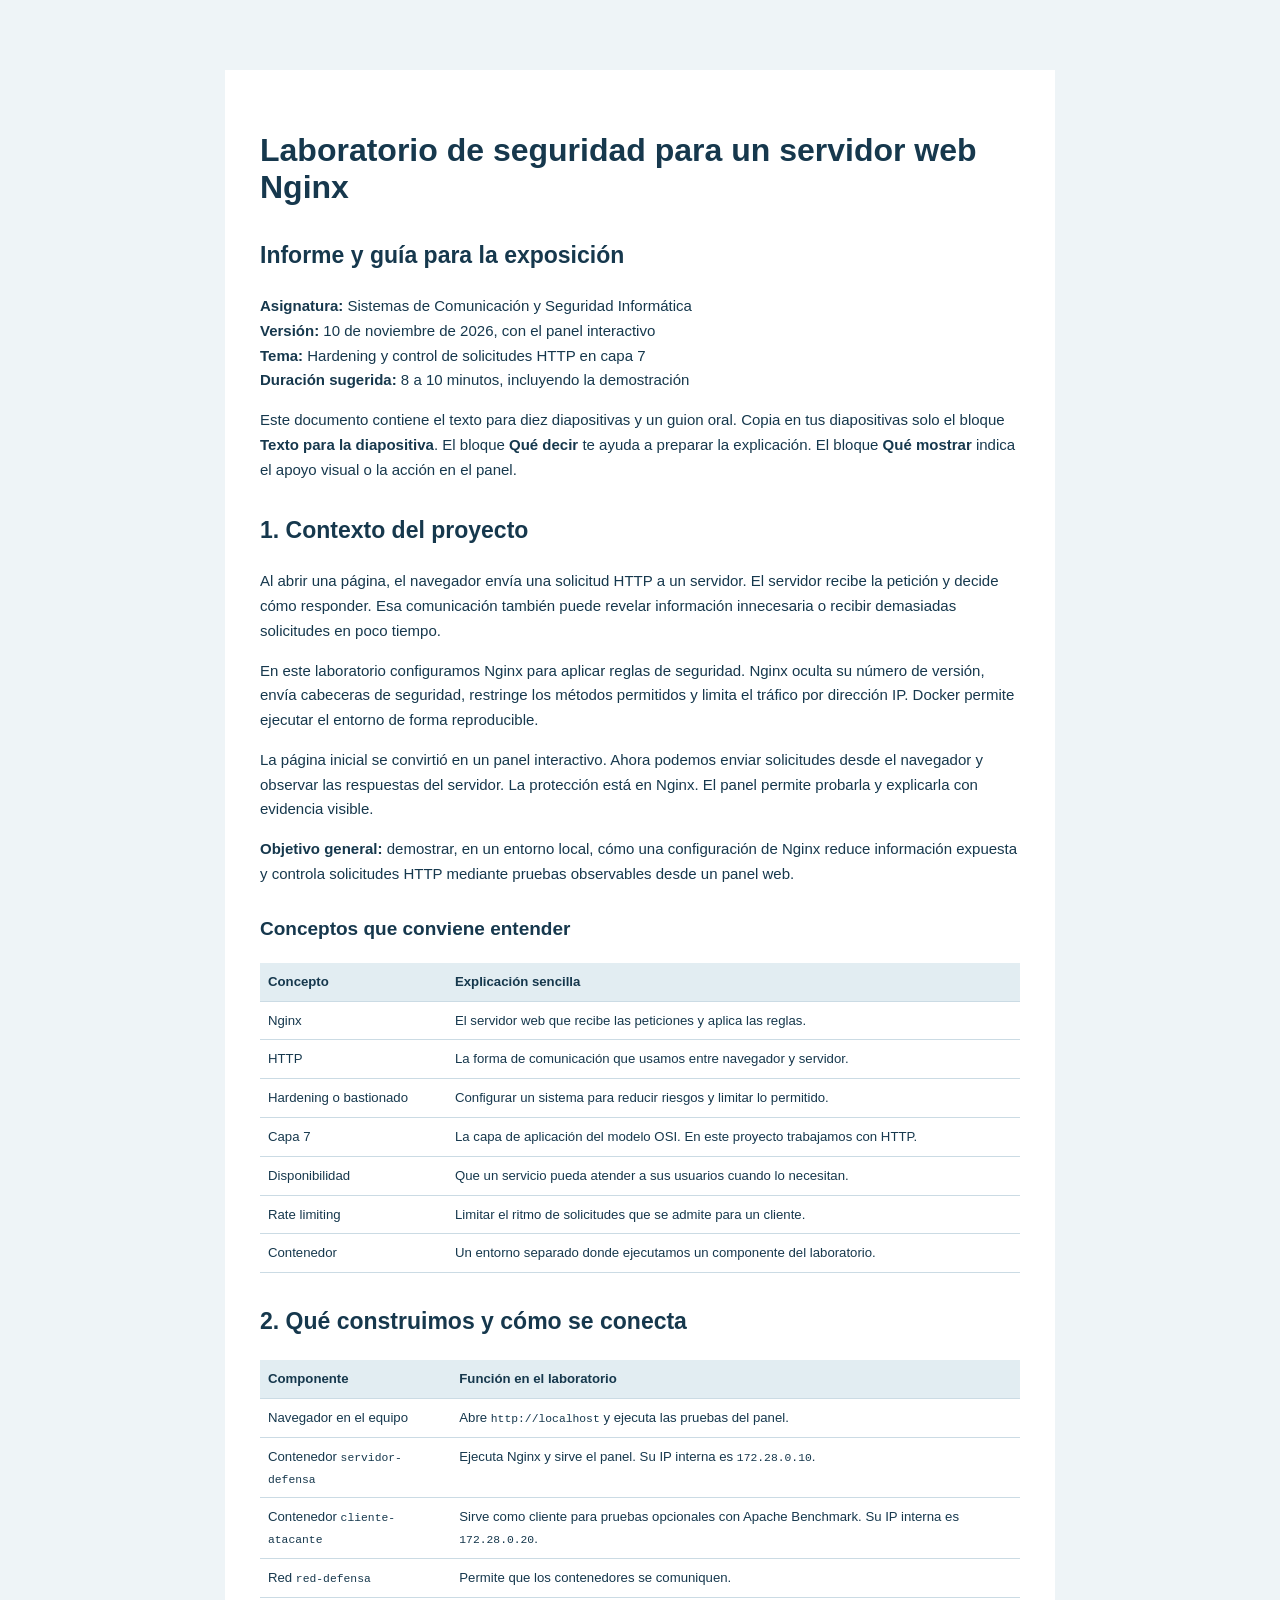
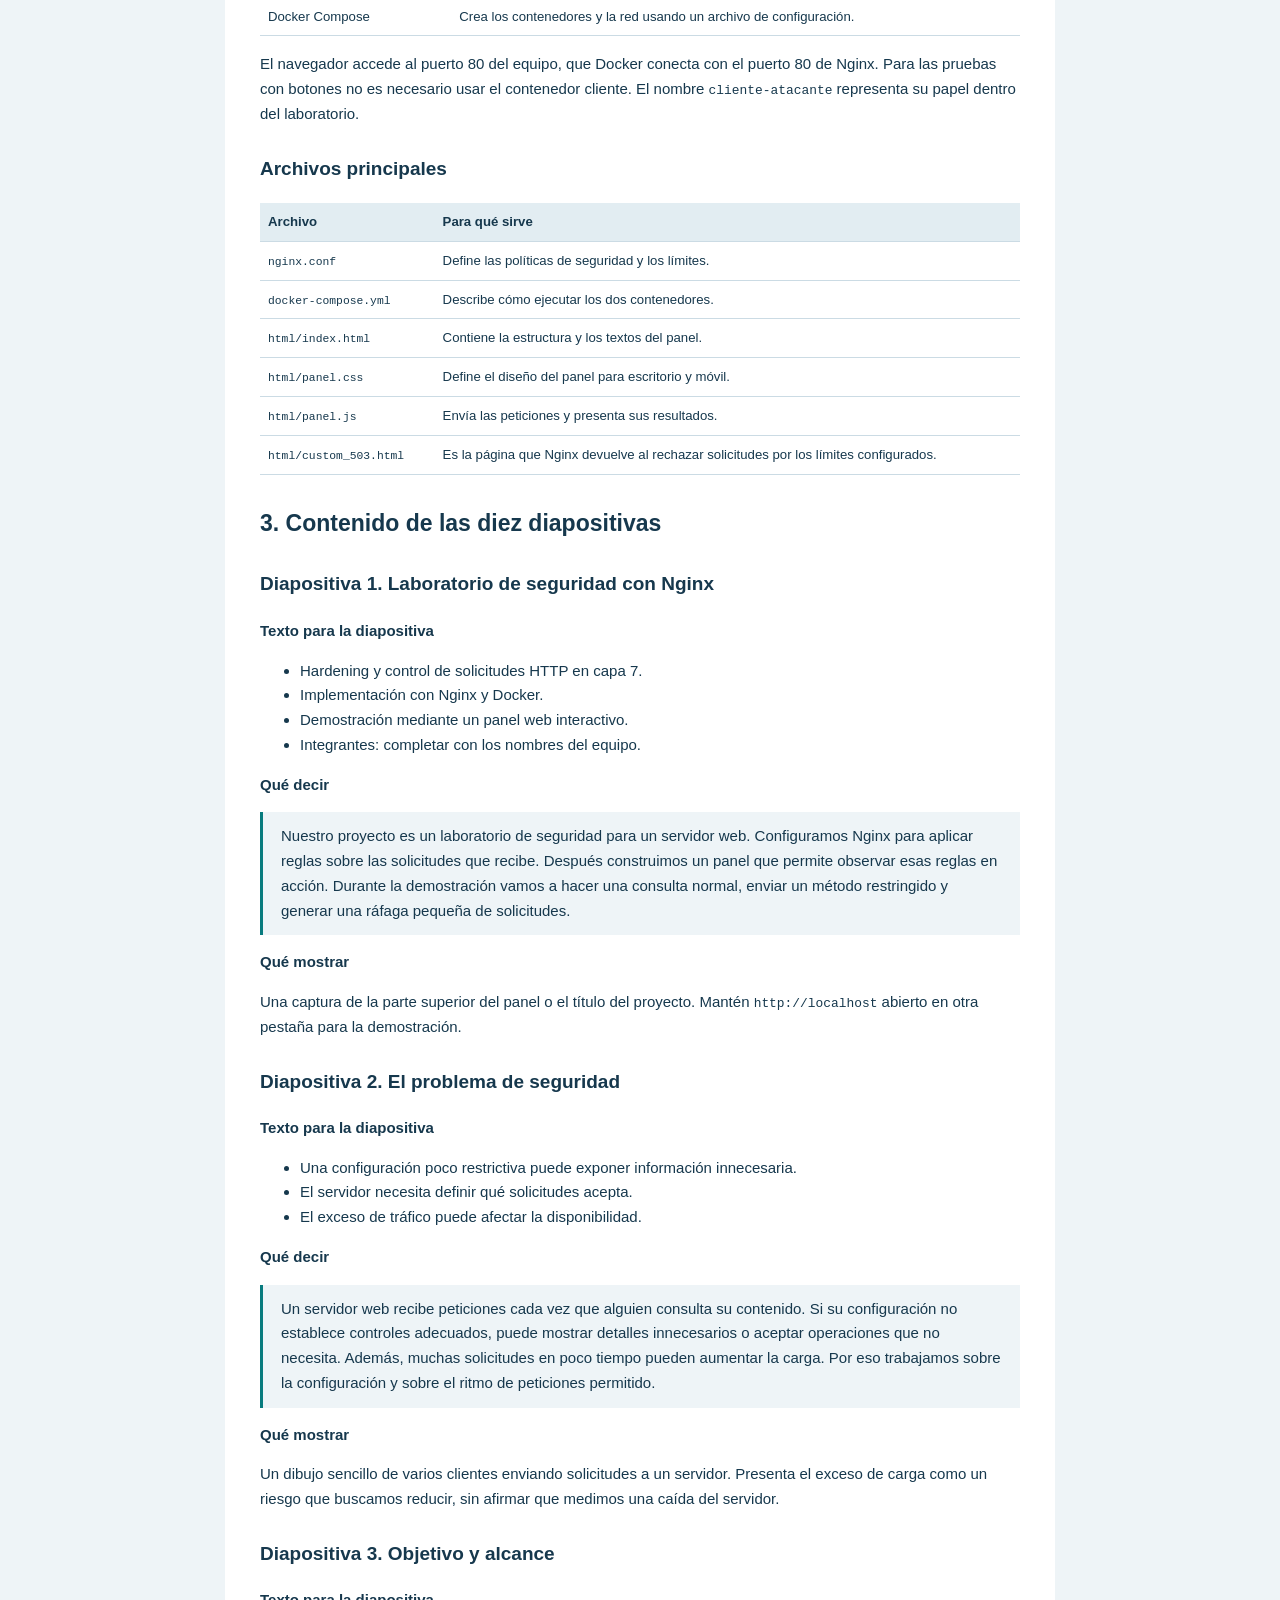
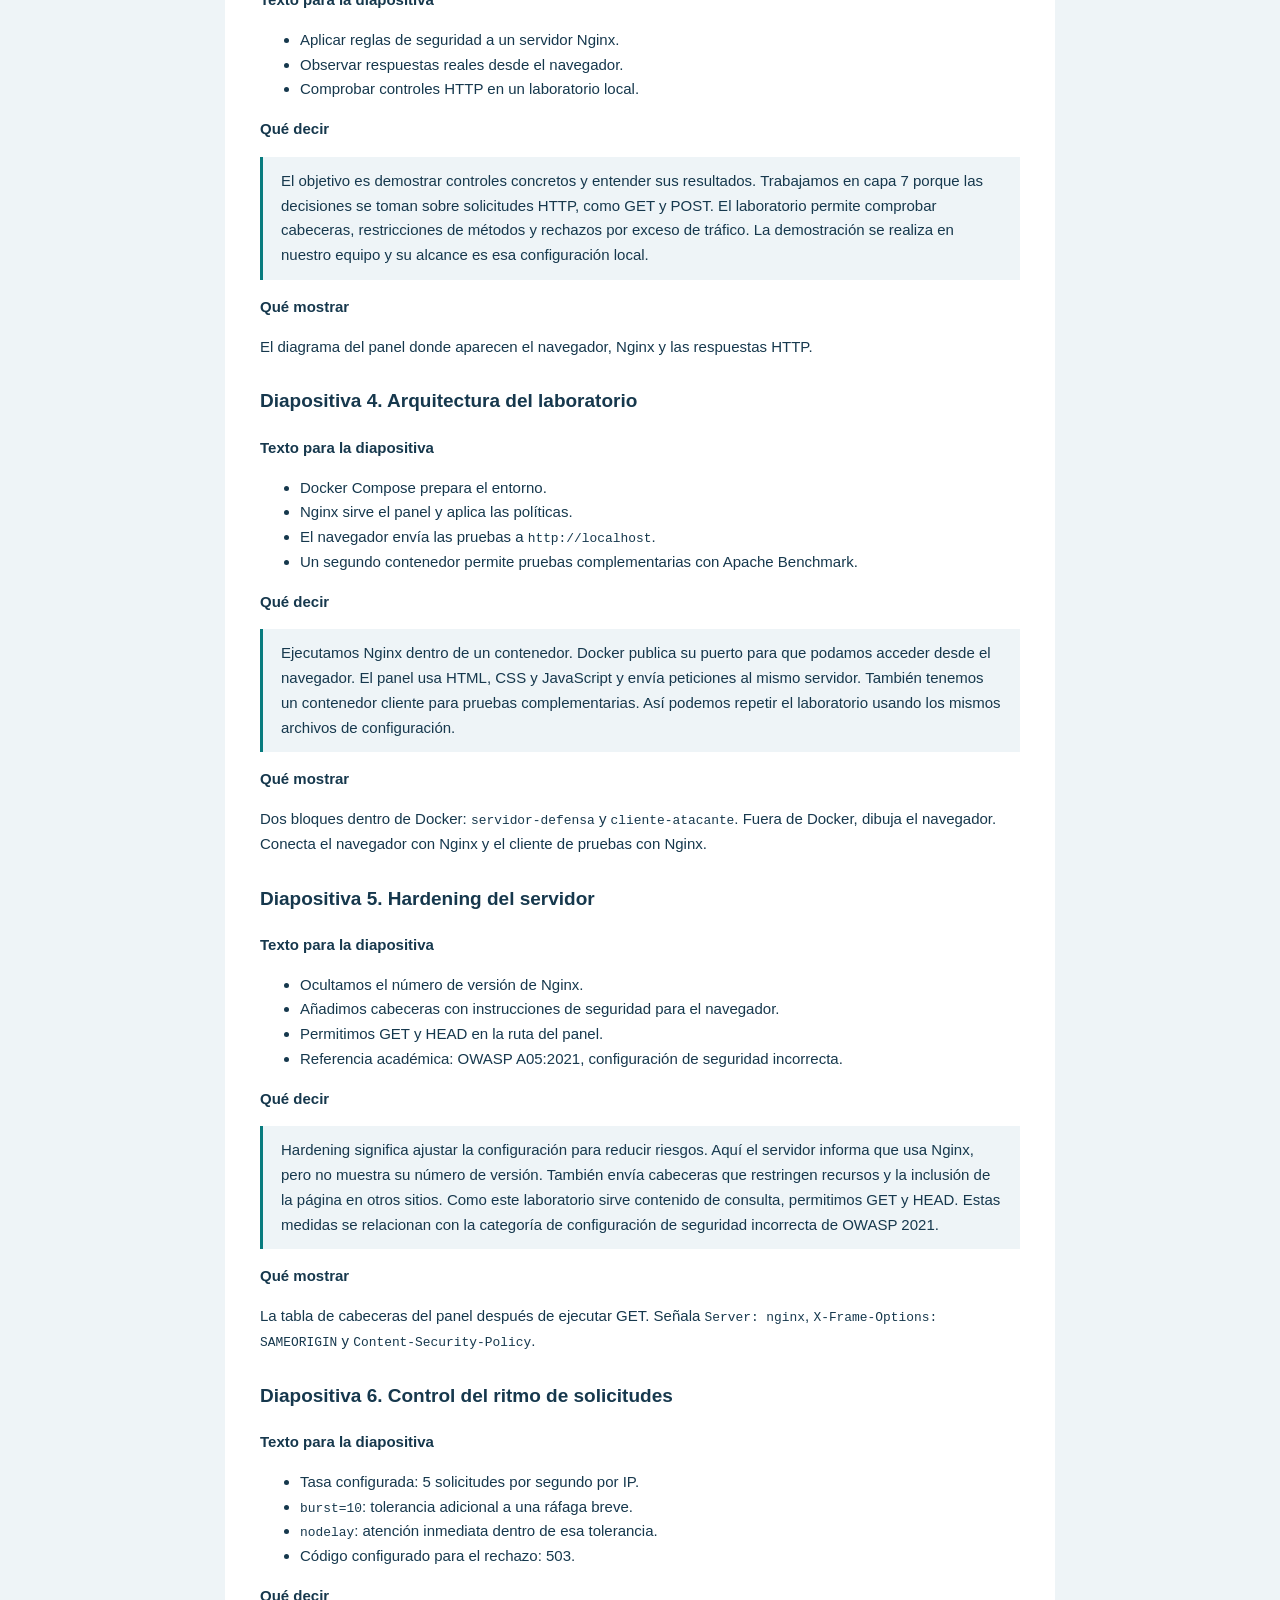
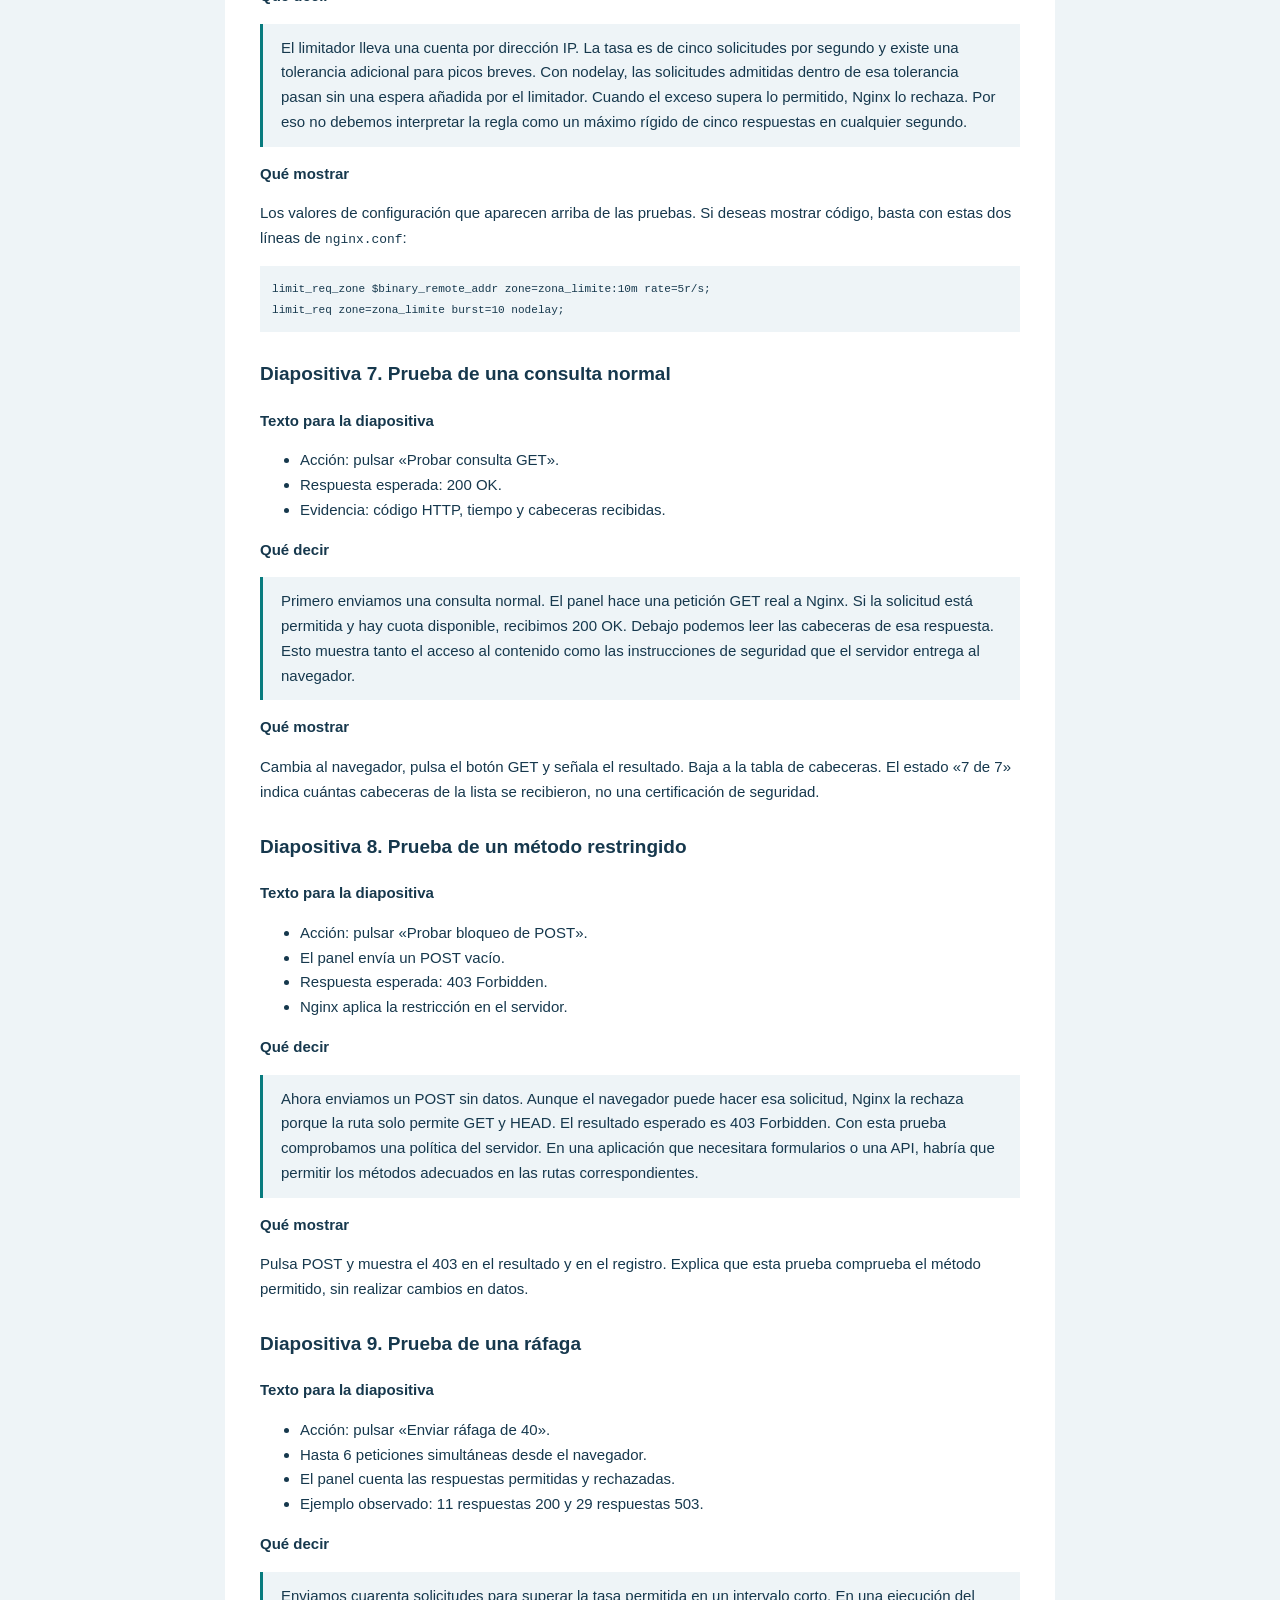
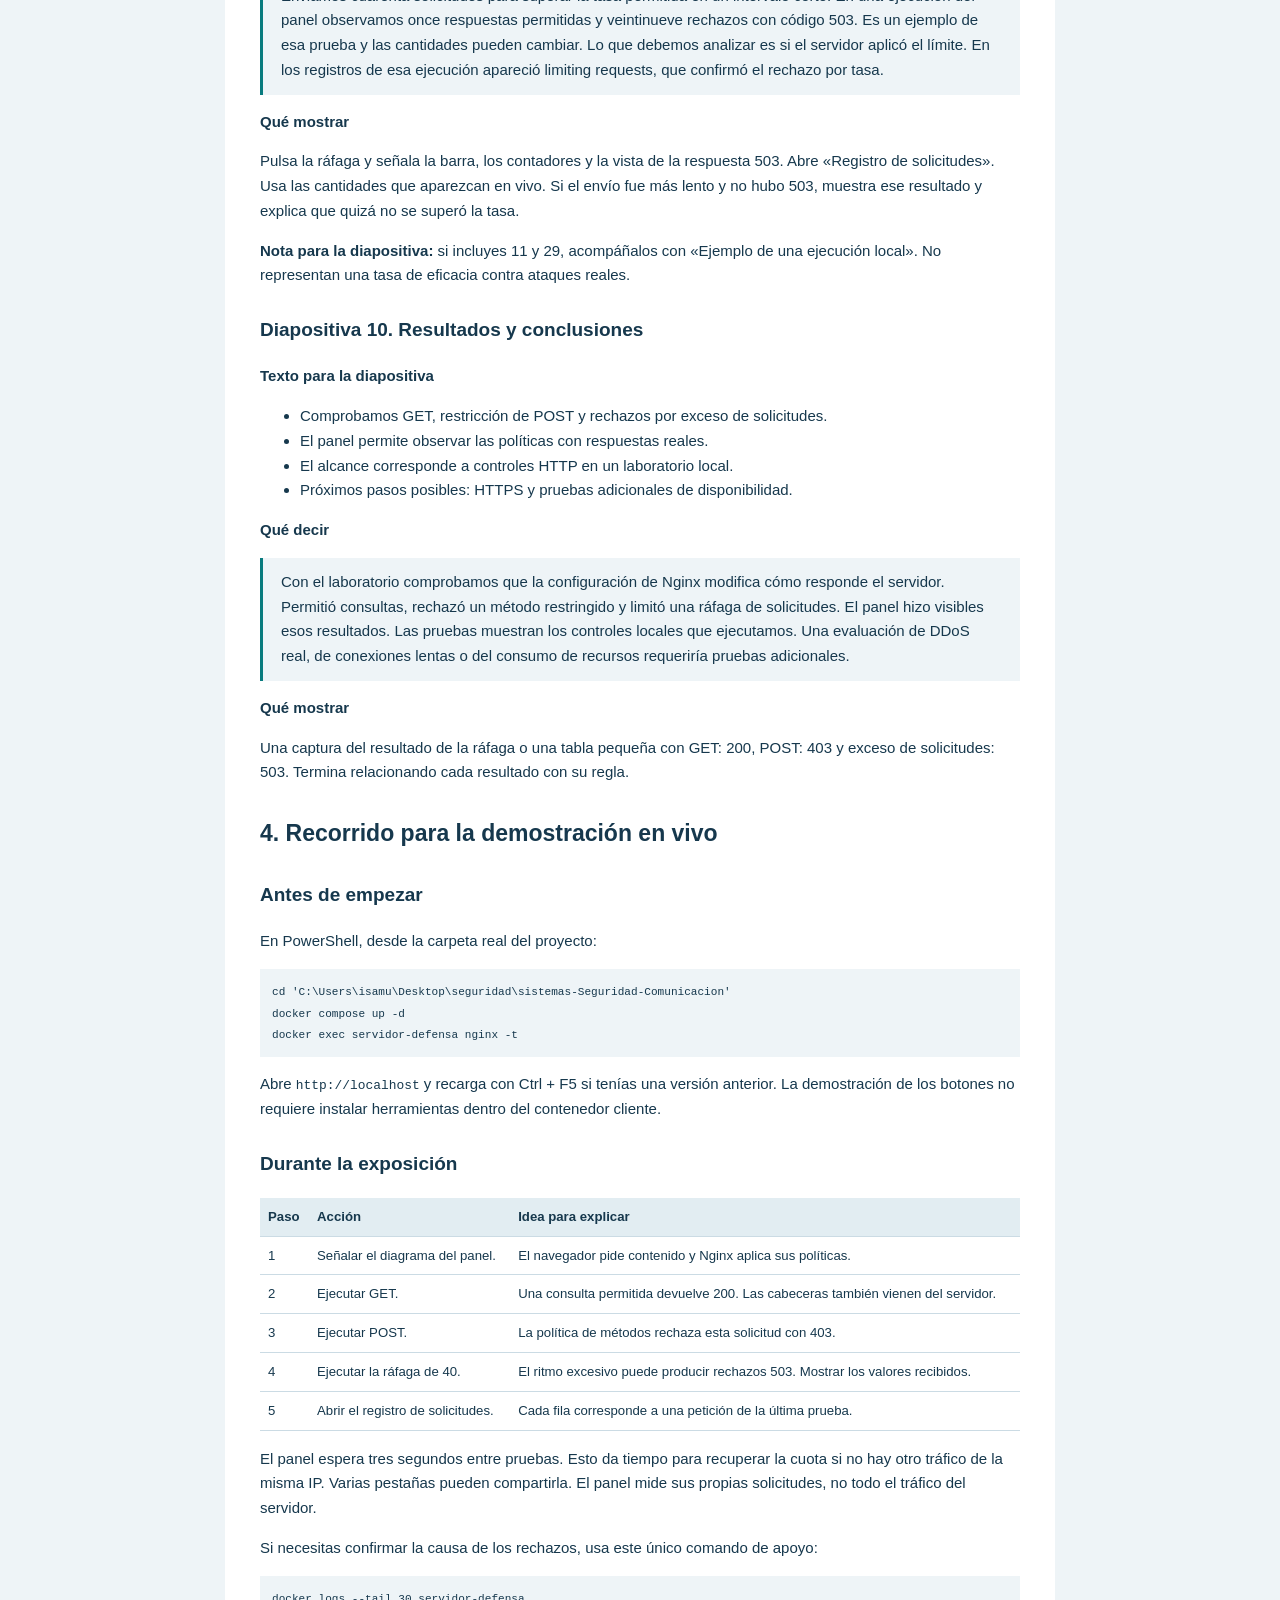
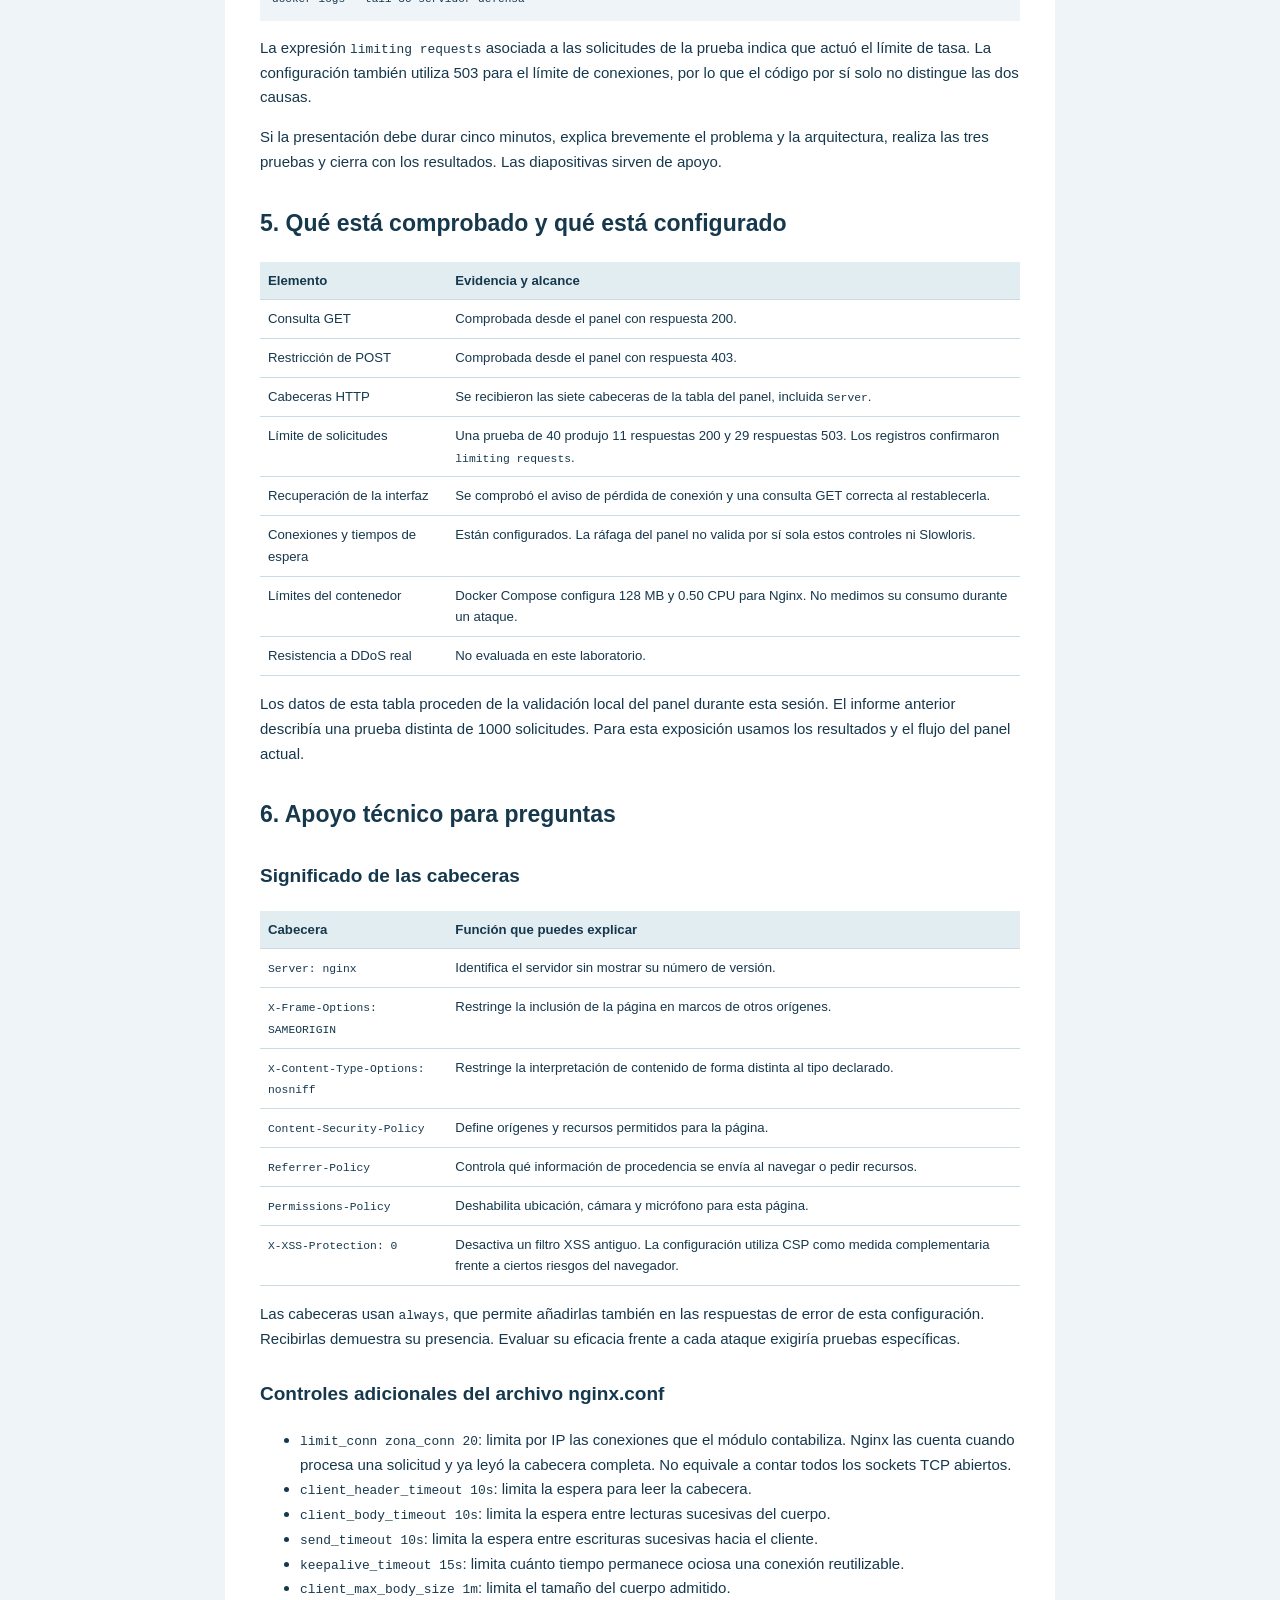
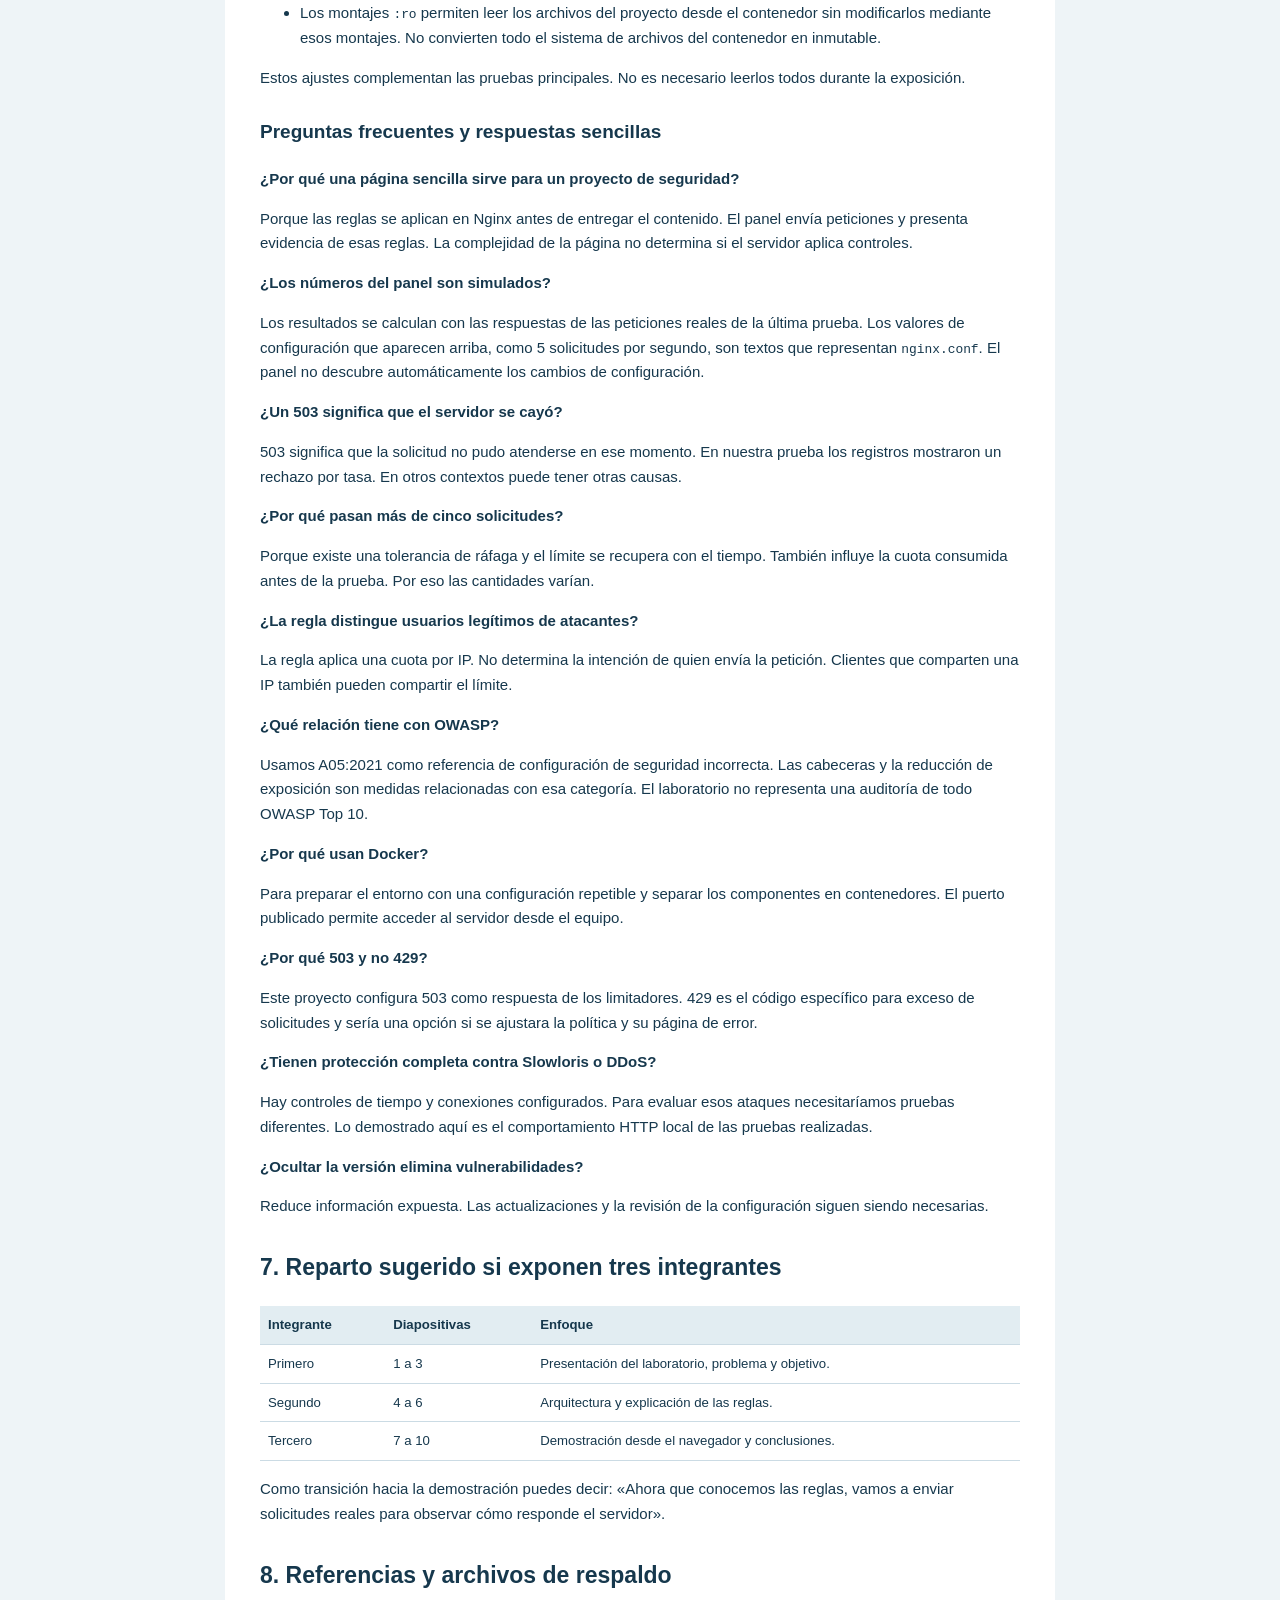
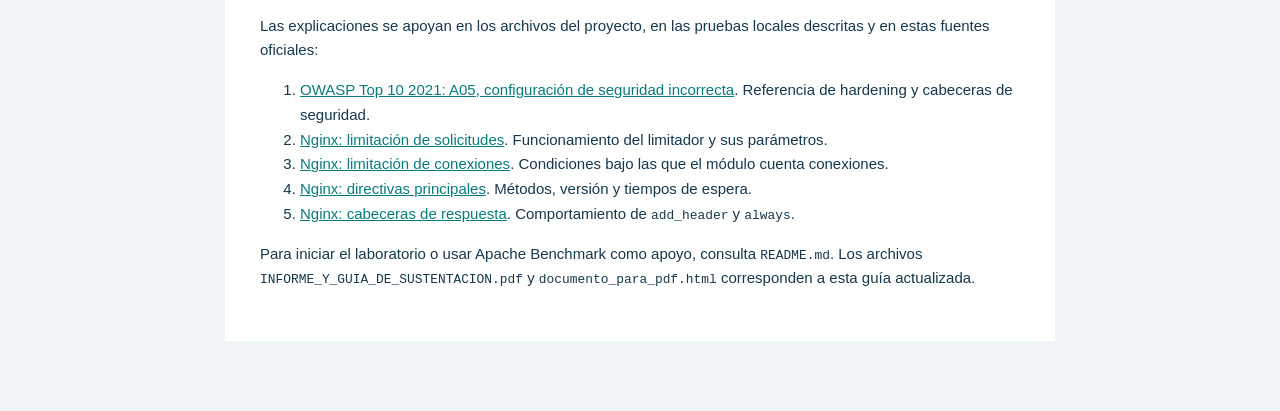
<file: documento_para_pdf.html>
<!DOCTYPE html>
<html lang="es"><head><meta charset="UTF-8"><meta name="viewport" content="width=device-width, initial-scale=1"><title>Guía para exponer el laboratorio Nginx</title><style>
@page { size: A4; margin: 18mm 17mm; @bottom-right { content: counter(page); } }
* { box-sizing: border-box; }
body { margin: 35px auto; max-width: 900px; padding: 35px; color: #16384d; background: #eef4f7; font: 15px/1.65 'Segoe UI', sans-serif; }
article { background: white; padding: 35px; }
h1 { font-size: 32px; line-height: 1.18; }
h2 { margin-top: 30px; font-size: 23px; }
h3 { margin-top: 26px; font-size: 19px; }
h1,h2,h3 { break-after: avoid; }
p,li { orphans: 3; widows: 3; }
blockquote { background: #eef4f7; border-left: 3px solid #087b7e; margin: 15px 0; padding: 12px 18px; }
blockquote p { margin: 0; }
code,pre { font-family: Consolas, monospace; font-size: .86em; }
pre { padding: 12px; background: #eef4f7; white-space: pre-wrap; overflow-wrap: anywhere; }
table { width: 100%; border-collapse: collapse; font-size: .88em; margin: 16px 0; }
th,td { text-align: left; vertical-align: top; padding: 8px; border-bottom: 1px solid #cbdbe4; }
th { background: #e2edf2; }
tr,blockquote,pre { break-inside: avoid; }
a { color: #087b7e; overflow-wrap: anywhere; }
@media print { body { margin: 0; max-width: none; padding: 0; background: white; font-size: 10pt; } article { padding: 0; } .slide-start { break-before: page; } }
</style></head><body><article><h1>Laboratorio de seguridad para un servidor web Nginx</h1>
<h2>Informe y guía para la exposición</h2>
<p><strong>Asignatura:</strong> Sistemas de Comunicación y Seguridad Informática<br>
<strong>Versión:</strong> 10 de noviembre de 2026, con el panel interactivo<br>
<strong>Tema:</strong> Hardening y control de solicitudes HTTP en capa 7<br>
<strong>Duración sugerida:</strong> 8 a 10 minutos, incluyendo la demostración</p>
<p>Este documento contiene el texto para diez diapositivas y un guion oral. Copia en tus diapositivas solo el bloque <strong>Texto para la diapositiva</strong>. El bloque <strong>Qué decir</strong> te ayuda a preparar la explicación. El bloque <strong>Qué mostrar</strong> indica el apoyo visual o la acción en el panel.</p>
<h2>1. Contexto del proyecto</h2>
<p>Al abrir una página, el navegador envía una solicitud HTTP a un servidor. El servidor recibe la petición y decide cómo responder. Esa comunicación también puede revelar información innecesaria o recibir demasiadas solicitudes en poco tiempo.</p>
<p>En este laboratorio configuramos Nginx para aplicar reglas de seguridad. Nginx oculta su número de versión, envía cabeceras de seguridad, restringe los métodos permitidos y limita el tráfico por dirección IP. Docker permite ejecutar el entorno de forma reproducible.</p>
<p>La página inicial se convirtió en un panel interactivo. Ahora podemos enviar solicitudes desde el navegador y observar las respuestas del servidor. La protección está en Nginx. El panel permite probarla y explicarla con evidencia visible.</p>
<p><strong>Objetivo general:</strong> demostrar, en un entorno local, cómo una configuración de Nginx reduce información expuesta y controla solicitudes HTTP mediante pruebas observables desde un panel web.</p>
<h3>Conceptos que conviene entender</h3>
<table>
<thead>
<tr>
<th>Concepto</th>
<th>Explicación sencilla</th>
</tr>
</thead>
<tbody>
<tr>
<td>Nginx</td>
<td>El servidor web que recibe las peticiones y aplica las reglas.</td>
</tr>
<tr>
<td>HTTP</td>
<td>La forma de comunicación que usamos entre navegador y servidor.</td>
</tr>
<tr>
<td>Hardening o bastionado</td>
<td>Configurar un sistema para reducir riesgos y limitar lo permitido.</td>
</tr>
<tr>
<td>Capa 7</td>
<td>La capa de aplicación del modelo OSI. En este proyecto trabajamos con HTTP.</td>
</tr>
<tr>
<td>Disponibilidad</td>
<td>Que un servicio pueda atender a sus usuarios cuando lo necesitan.</td>
</tr>
<tr>
<td>Rate limiting</td>
<td>Limitar el ritmo de solicitudes que se admite para un cliente.</td>
</tr>
<tr>
<td>Contenedor</td>
<td>Un entorno separado donde ejecutamos un componente del laboratorio.</td>
</tr>
</tbody>
</table>
<h2>2. Qué construimos y cómo se conecta</h2>
<table>
<thead>
<tr>
<th>Componente</th>
<th>Función en el laboratorio</th>
</tr>
</thead>
<tbody>
<tr>
<td>Navegador en el equipo</td>
<td>Abre <code>http://localhost</code> y ejecuta las pruebas del panel.</td>
</tr>
<tr>
<td>Contenedor <code>servidor-defensa</code></td>
<td>Ejecuta Nginx y sirve el panel. Su IP interna es <code>172.28.0.10</code>.</td>
</tr>
<tr>
<td>Contenedor <code>cliente-atacante</code></td>
<td>Sirve como cliente para pruebas opcionales con Apache Benchmark. Su IP interna es <code>172.28.0.20</code>.</td>
</tr>
<tr>
<td>Red <code>red-defensa</code></td>
<td>Permite que los contenedores se comuniquen.</td>
</tr>
<tr>
<td>Docker Compose</td>
<td>Crea los contenedores y la red usando un archivo de configuración.</td>
</tr>
</tbody>
</table>
<p>El navegador accede al puerto 80 del equipo, que Docker conecta con el puerto 80 de Nginx. Para las pruebas con botones no es necesario usar el contenedor cliente. El nombre <code>cliente-atacante</code> representa su papel dentro del laboratorio.</p>
<h3>Archivos principales</h3>
<table>
<thead>
<tr>
<th>Archivo</th>
<th>Para qué sirve</th>
</tr>
</thead>
<tbody>
<tr>
<td><code>nginx.conf</code></td>
<td>Define las políticas de seguridad y los límites.</td>
</tr>
<tr>
<td><code>docker-compose.yml</code></td>
<td>Describe cómo ejecutar los dos contenedores.</td>
</tr>
<tr>
<td><code>html/index.html</code></td>
<td>Contiene la estructura y los textos del panel.</td>
</tr>
<tr>
<td><code>html/panel.css</code></td>
<td>Define el diseño del panel para escritorio y móvil.</td>
</tr>
<tr>
<td><code>html/panel.js</code></td>
<td>Envía las peticiones y presenta sus resultados.</td>
</tr>
<tr>
<td><code>html/custom_503.html</code></td>
<td>Es la página que Nginx devuelve al rechazar solicitudes por los límites configurados.</td>
</tr>
</tbody>
</table>
<h2>3. Contenido de las diez diapositivas</h2>
<h3 class="slide-start">Diapositiva 1. Laboratorio de seguridad con Nginx</h3>
<p><strong>Texto para la diapositiva</strong></p>
<ul>
<li>Hardening y control de solicitudes HTTP en capa 7.</li>
<li>Implementación con Nginx y Docker.</li>
<li>Demostración mediante un panel web interactivo.</li>
<li>Integrantes: completar con los nombres del equipo.</li>
</ul>
<p><strong>Qué decir</strong></p>
<blockquote>
<p>Nuestro proyecto es un laboratorio de seguridad para un servidor web. Configuramos Nginx para aplicar reglas sobre las solicitudes que recibe. Después construimos un panel que permite observar esas reglas en acción. Durante la demostración vamos a hacer una consulta normal, enviar un método restringido y generar una ráfaga pequeña de solicitudes.</p>
</blockquote>
<p><strong>Qué mostrar</strong></p>
<p>Una captura de la parte superior del panel o el título del proyecto. Mantén <code>http://localhost</code> abierto en otra pestaña para la demostración.</p>
<h3 class="slide-start">Diapositiva 2. El problema de seguridad</h3>
<p><strong>Texto para la diapositiva</strong></p>
<ul>
<li>Una configuración poco restrictiva puede exponer información innecesaria.</li>
<li>El servidor necesita definir qué solicitudes acepta.</li>
<li>El exceso de tráfico puede afectar la disponibilidad.</li>
</ul>
<p><strong>Qué decir</strong></p>
<blockquote>
<p>Un servidor web recibe peticiones cada vez que alguien consulta su contenido. Si su configuración no establece controles adecuados, puede mostrar detalles innecesarios o aceptar operaciones que no necesita. Además, muchas solicitudes en poco tiempo pueden aumentar la carga. Por eso trabajamos sobre la configuración y sobre el ritmo de peticiones permitido.</p>
</blockquote>
<p><strong>Qué mostrar</strong></p>
<p>Un dibujo sencillo de varios clientes enviando solicitudes a un servidor. Presenta el exceso de carga como un riesgo que buscamos reducir, sin afirmar que medimos una caída del servidor.</p>
<h3 class="slide-start">Diapositiva 3. Objetivo y alcance</h3>
<p><strong>Texto para la diapositiva</strong></p>
<ul>
<li>Aplicar reglas de seguridad a un servidor Nginx.</li>
<li>Observar respuestas reales desde el navegador.</li>
<li>Comprobar controles HTTP en un laboratorio local.</li>
</ul>
<p><strong>Qué decir</strong></p>
<blockquote>
<p>El objetivo es demostrar controles concretos y entender sus resultados. Trabajamos en capa 7 porque las decisiones se toman sobre solicitudes HTTP, como GET y POST. El laboratorio permite comprobar cabeceras, restricciones de métodos y rechazos por exceso de tráfico. La demostración se realiza en nuestro equipo y su alcance es esa configuración local.</p>
</blockquote>
<p><strong>Qué mostrar</strong></p>
<p>El diagrama del panel donde aparecen el navegador, Nginx y las respuestas HTTP.</p>
<h3 class="slide-start">Diapositiva 4. Arquitectura del laboratorio</h3>
<p><strong>Texto para la diapositiva</strong></p>
<ul>
<li>Docker Compose prepara el entorno.</li>
<li>Nginx sirve el panel y aplica las políticas.</li>
<li>El navegador envía las pruebas a <code>http://localhost</code>.</li>
<li>Un segundo contenedor permite pruebas complementarias con Apache Benchmark.</li>
</ul>
<p><strong>Qué decir</strong></p>
<blockquote>
<p>Ejecutamos Nginx dentro de un contenedor. Docker publica su puerto para que podamos acceder desde el navegador. El panel usa HTML, CSS y JavaScript y envía peticiones al mismo servidor. También tenemos un contenedor cliente para pruebas complementarias. Así podemos repetir el laboratorio usando los mismos archivos de configuración.</p>
</blockquote>
<p><strong>Qué mostrar</strong></p>
<p>Dos bloques dentro de Docker: <code>servidor-defensa</code> y <code>cliente-atacante</code>. Fuera de Docker, dibuja el navegador. Conecta el navegador con Nginx y el cliente de pruebas con Nginx.</p>
<h3 class="slide-start">Diapositiva 5. Hardening del servidor</h3>
<p><strong>Texto para la diapositiva</strong></p>
<ul>
<li>Ocultamos el número de versión de Nginx.</li>
<li>Añadimos cabeceras con instrucciones de seguridad para el navegador.</li>
<li>Permitimos GET y HEAD en la ruta del panel.</li>
<li>Referencia académica: OWASP A05:2021, configuración de seguridad incorrecta.</li>
</ul>
<p><strong>Qué decir</strong></p>
<blockquote>
<p>Hardening significa ajustar la configuración para reducir riesgos. Aquí el servidor informa que usa Nginx, pero no muestra su número de versión. También envía cabeceras que restringen recursos y la inclusión de la página en otros sitios. Como este laboratorio sirve contenido de consulta, permitimos GET y HEAD. Estas medidas se relacionan con la categoría de configuración de seguridad incorrecta de OWASP 2021.</p>
</blockquote>
<p><strong>Qué mostrar</strong></p>
<p>La tabla de cabeceras del panel después de ejecutar GET. Señala <code>Server: nginx</code>, <code>X-Frame-Options: SAMEORIGIN</code> y <code>Content-Security-Policy</code>.</p>
<h3 class="slide-start">Diapositiva 6. Control del ritmo de solicitudes</h3>
<p><strong>Texto para la diapositiva</strong></p>
<ul>
<li>Tasa configurada: 5 solicitudes por segundo por IP.</li>
<li><code>burst=10</code>: tolerancia adicional a una ráfaga breve.</li>
<li><code>nodelay</code>: atención inmediata dentro de esa tolerancia.</li>
<li>Código configurado para el rechazo: 503.</li>
</ul>
<p><strong>Qué decir</strong></p>
<blockquote>
<p>El limitador lleva una cuenta por dirección IP. La tasa es de cinco solicitudes por segundo y existe una tolerancia adicional para picos breves. Con nodelay, las solicitudes admitidas dentro de esa tolerancia pasan sin una espera añadida por el limitador. Cuando el exceso supera lo permitido, Nginx lo rechaza. Por eso no debemos interpretar la regla como un máximo rígido de cinco respuestas en cualquier segundo.</p>
</blockquote>
<p><strong>Qué mostrar</strong></p>
<p>Los valores de configuración que aparecen arriba de las pruebas. Si deseas mostrar código, basta con estas dos líneas de <code>nginx.conf</code>:</p>
<pre><code class="language-nginx">limit_req_zone $binary_remote_addr zone=zona_limite:10m rate=5r/s;
limit_req zone=zona_limite burst=10 nodelay;
</code></pre>
<h3 class="slide-start">Diapositiva 7. Prueba de una consulta normal</h3>
<p><strong>Texto para la diapositiva</strong></p>
<ul>
<li>Acción: pulsar «Probar consulta GET».</li>
<li>Respuesta esperada: 200 OK.</li>
<li>Evidencia: código HTTP, tiempo y cabeceras recibidas.</li>
</ul>
<p><strong>Qué decir</strong></p>
<blockquote>
<p>Primero enviamos una consulta normal. El panel hace una petición GET real a Nginx. Si la solicitud está permitida y hay cuota disponible, recibimos 200 OK. Debajo podemos leer las cabeceras de esa respuesta. Esto muestra tanto el acceso al contenido como las instrucciones de seguridad que el servidor entrega al navegador.</p>
</blockquote>
<p><strong>Qué mostrar</strong></p>
<p>Cambia al navegador, pulsa el botón GET y señala el resultado. Baja a la tabla de cabeceras. El estado «7 de 7» indica cuántas cabeceras de la lista se recibieron, no una certificación de seguridad.</p>
<h3 class="slide-start">Diapositiva 8. Prueba de un método restringido</h3>
<p><strong>Texto para la diapositiva</strong></p>
<ul>
<li>Acción: pulsar «Probar bloqueo de POST».</li>
<li>El panel envía un POST vacío.</li>
<li>Respuesta esperada: 403 Forbidden.</li>
<li>Nginx aplica la restricción en el servidor.</li>
</ul>
<p><strong>Qué decir</strong></p>
<blockquote>
<p>Ahora enviamos un POST sin datos. Aunque el navegador puede hacer esa solicitud, Nginx la rechaza porque la ruta solo permite GET y HEAD. El resultado esperado es 403 Forbidden. Con esta prueba comprobamos una política del servidor. En una aplicación que necesitara formularios o una API, habría que permitir los métodos adecuados en las rutas correspondientes.</p>
</blockquote>
<p><strong>Qué mostrar</strong></p>
<p>Pulsa POST y muestra el 403 en el resultado y en el registro. Explica que esta prueba comprueba el método permitido, sin realizar cambios en datos.</p>
<h3 class="slide-start">Diapositiva 9. Prueba de una ráfaga</h3>
<p><strong>Texto para la diapositiva</strong></p>
<ul>
<li>Acción: pulsar «Enviar ráfaga de 40».</li>
<li>Hasta 6 peticiones simultáneas desde el navegador.</li>
<li>El panel cuenta las respuestas permitidas y rechazadas.</li>
<li>Ejemplo observado: 11 respuestas 200 y 29 respuestas 503.</li>
</ul>
<p><strong>Qué decir</strong></p>
<blockquote>
<p>Enviamos cuarenta solicitudes para superar la tasa permitida en un intervalo corto. En una ejecución del panel observamos once respuestas permitidas y veintinueve rechazos con código 503. Es un ejemplo de esa prueba y las cantidades pueden cambiar. Lo que debemos analizar es si el servidor aplicó el límite. En los registros de esa ejecución apareció limiting requests, que confirmó el rechazo por tasa.</p>
</blockquote>
<p><strong>Qué mostrar</strong></p>
<p>Pulsa la ráfaga y señala la barra, los contadores y la vista de la respuesta 503. Abre «Registro de solicitudes». Usa las cantidades que aparezcan en vivo. Si el envío fue más lento y no hubo 503, muestra ese resultado y explica que quizá no se superó la tasa.</p>
<p><strong>Nota para la diapositiva:</strong> si incluyes 11 y 29, acompáñalos con «Ejemplo de una ejecución local». No representan una tasa de eficacia contra ataques reales.</p>
<h3 class="slide-start">Diapositiva 10. Resultados y conclusiones</h3>
<p><strong>Texto para la diapositiva</strong></p>
<ul>
<li>Comprobamos GET, restricción de POST y rechazos por exceso de solicitudes.</li>
<li>El panel permite observar las políticas con respuestas reales.</li>
<li>El alcance corresponde a controles HTTP en un laboratorio local.</li>
<li>Próximos pasos posibles: HTTPS y pruebas adicionales de disponibilidad.</li>
</ul>
<p><strong>Qué decir</strong></p>
<blockquote>
<p>Con el laboratorio comprobamos que la configuración de Nginx modifica cómo responde el servidor. Permitió consultas, rechazó un método restringido y limitó una ráfaga de solicitudes. El panel hizo visibles esos resultados. Las pruebas muestran los controles locales que ejecutamos. Una evaluación de DDoS real, de conexiones lentas o del consumo de recursos requeriría pruebas adicionales.</p>
</blockquote>
<p><strong>Qué mostrar</strong></p>
<p>Una captura del resultado de la ráfaga o una tabla pequeña con GET: 200, POST: 403 y exceso de solicitudes: 503. Termina relacionando cada resultado con su regla.</p>
<h2>4. Recorrido para la demostración en vivo</h2>
<h3>Antes de empezar</h3>
<p>En PowerShell, desde la carpeta real del proyecto:</p>
<pre><code class="language-powershell">cd 'C:\Users\isamu\Desktop\seguridad\sistemas-Seguridad-Comunicacion'
docker compose up -d
docker exec servidor-defensa nginx -t
</code></pre>
<p>Abre <code>http://localhost</code> y recarga con Ctrl + F5 si tenías una versión anterior. La demostración de los botones no requiere instalar herramientas dentro del contenedor cliente.</p>
<h3>Durante la exposición</h3>
<table>
<thead>
<tr>
<th>Paso</th>
<th>Acción</th>
<th>Idea para explicar</th>
</tr>
</thead>
<tbody>
<tr>
<td>1</td>
<td>Señalar el diagrama del panel.</td>
<td>El navegador pide contenido y Nginx aplica sus políticas.</td>
</tr>
<tr>
<td>2</td>
<td>Ejecutar GET.</td>
<td>Una consulta permitida devuelve 200. Las cabeceras también vienen del servidor.</td>
</tr>
<tr>
<td>3</td>
<td>Ejecutar POST.</td>
<td>La política de métodos rechaza esta solicitud con 403.</td>
</tr>
<tr>
<td>4</td>
<td>Ejecutar la ráfaga de 40.</td>
<td>El ritmo excesivo puede producir rechazos 503. Mostrar los valores recibidos.</td>
</tr>
<tr>
<td>5</td>
<td>Abrir el registro de solicitudes.</td>
<td>Cada fila corresponde a una petición de la última prueba.</td>
</tr>
</tbody>
</table>
<p>El panel espera tres segundos entre pruebas. Esto da tiempo para recuperar la cuota si no hay otro tráfico de la misma IP. Varias pestañas pueden compartirla. El panel mide sus propias solicitudes, no todo el tráfico del servidor.</p>
<p>Si necesitas confirmar la causa de los rechazos, usa este único comando de apoyo:</p>
<pre><code class="language-powershell">docker logs --tail 30 servidor-defensa
</code></pre>
<p>La expresión <code>limiting requests</code> asociada a las solicitudes de la prueba indica que actuó el límite de tasa. La configuración también utiliza 503 para el límite de conexiones, por lo que el código por sí solo no distingue las dos causas.</p>
<p>Si la presentación debe durar cinco minutos, explica brevemente el problema y la arquitectura, realiza las tres pruebas y cierra con los resultados. Las diapositivas sirven de apoyo.</p>
<h2>5. Qué está comprobado y qué está configurado</h2>
<table>
<thead>
<tr>
<th>Elemento</th>
<th>Evidencia y alcance</th>
</tr>
</thead>
<tbody>
<tr>
<td>Consulta GET</td>
<td>Comprobada desde el panel con respuesta 200.</td>
</tr>
<tr>
<td>Restricción de POST</td>
<td>Comprobada desde el panel con respuesta 403.</td>
</tr>
<tr>
<td>Cabeceras HTTP</td>
<td>Se recibieron las siete cabeceras de la tabla del panel, incluida <code>Server</code>.</td>
</tr>
<tr>
<td>Límite de solicitudes</td>
<td>Una prueba de 40 produjo 11 respuestas 200 y 29 respuestas 503. Los registros confirmaron <code>limiting requests</code>.</td>
</tr>
<tr>
<td>Recuperación de la interfaz</td>
<td>Se comprobó el aviso de pérdida de conexión y una consulta GET correcta al restablecerla.</td>
</tr>
<tr>
<td>Conexiones y tiempos de espera</td>
<td>Están configurados. La ráfaga del panel no valida por sí sola estos controles ni Slowloris.</td>
</tr>
<tr>
<td>Límites del contenedor</td>
<td>Docker Compose configura 128 MB y 0.50 CPU para Nginx. No medimos su consumo durante un ataque.</td>
</tr>
<tr>
<td>Resistencia a DDoS real</td>
<td>No evaluada en este laboratorio.</td>
</tr>
</tbody>
</table>
<p>Los datos de esta tabla proceden de la validación local del panel durante esta sesión. El informe anterior describía una prueba distinta de 1000 solicitudes. Para esta exposición usamos los resultados y el flujo del panel actual.</p>
<h2>6. Apoyo técnico para preguntas</h2>
<h3>Significado de las cabeceras</h3>
<table>
<thead>
<tr>
<th>Cabecera</th>
<th>Función que puedes explicar</th>
</tr>
</thead>
<tbody>
<tr>
<td><code>Server: nginx</code></td>
<td>Identifica el servidor sin mostrar su número de versión.</td>
</tr>
<tr>
<td><code>X-Frame-Options: SAMEORIGIN</code></td>
<td>Restringe la inclusión de la página en marcos de otros orígenes.</td>
</tr>
<tr>
<td><code>X-Content-Type-Options: nosniff</code></td>
<td>Restringe la interpretación de contenido de forma distinta al tipo declarado.</td>
</tr>
<tr>
<td><code>Content-Security-Policy</code></td>
<td>Define orígenes y recursos permitidos para la página.</td>
</tr>
<tr>
<td><code>Referrer-Policy</code></td>
<td>Controla qué información de procedencia se envía al navegar o pedir recursos.</td>
</tr>
<tr>
<td><code>Permissions-Policy</code></td>
<td>Deshabilita ubicación, cámara y micrófono para esta página.</td>
</tr>
<tr>
<td><code>X-XSS-Protection: 0</code></td>
<td>Desactiva un filtro XSS antiguo. La configuración utiliza CSP como medida complementaria frente a ciertos riesgos del navegador.</td>
</tr>
</tbody>
</table>
<p>Las cabeceras usan <code>always</code>, que permite añadirlas también en las respuestas de error de esta configuración. Recibirlas demuestra su presencia. Evaluar su eficacia frente a cada ataque exigiría pruebas específicas.</p>
<h3>Controles adicionales del archivo nginx.conf</h3>
<ul>
<li><code>limit_conn zona_conn 20</code>: limita por IP las conexiones que el módulo contabiliza. Nginx las cuenta cuando procesa una solicitud y ya leyó la cabecera completa. No equivale a contar todos los sockets TCP abiertos.</li>
<li><code>client_header_timeout 10s</code>: limita la espera para leer la cabecera.</li>
<li><code>client_body_timeout 10s</code>: limita la espera entre lecturas sucesivas del cuerpo.</li>
<li><code>send_timeout 10s</code>: limita la espera entre escrituras sucesivas hacia el cliente.</li>
<li><code>keepalive_timeout 15s</code>: limita cuánto tiempo permanece ociosa una conexión reutilizable.</li>
<li><code>client_max_body_size 1m</code>: limita el tamaño del cuerpo admitido.</li>
<li>Los montajes <code>:ro</code> permiten leer los archivos del proyecto desde el contenedor sin modificarlos mediante esos montajes. No convierten todo el sistema de archivos del contenedor en inmutable.</li>
</ul>
<p>Estos ajustes complementan las pruebas principales. No es necesario leerlos todos durante la exposición.</p>
<h3>Preguntas frecuentes y respuestas sencillas</h3>
<p><strong>¿Por qué una página sencilla sirve para un proyecto de seguridad?</strong></p>
<p>Porque las reglas se aplican en Nginx antes de entregar el contenido. El panel envía peticiones y presenta evidencia de esas reglas. La complejidad de la página no determina si el servidor aplica controles.</p>
<p><strong>¿Los números del panel son simulados?</strong></p>
<p>Los resultados se calculan con las respuestas de las peticiones reales de la última prueba. Los valores de configuración que aparecen arriba, como 5 solicitudes por segundo, son textos que representan <code>nginx.conf</code>. El panel no descubre automáticamente los cambios de configuración.</p>
<p><strong>¿Un 503 significa que el servidor se cayó?</strong></p>
<p>503 significa que la solicitud no pudo atenderse en ese momento. En nuestra prueba los registros mostraron un rechazo por tasa. En otros contextos puede tener otras causas.</p>
<p><strong>¿Por qué pasan más de cinco solicitudes?</strong></p>
<p>Porque existe una tolerancia de ráfaga y el límite se recupera con el tiempo. También influye la cuota consumida antes de la prueba. Por eso las cantidades varían.</p>
<p><strong>¿La regla distingue usuarios legítimos de atacantes?</strong></p>
<p>La regla aplica una cuota por IP. No determina la intención de quien envía la petición. Clientes que comparten una IP también pueden compartir el límite.</p>
<p><strong>¿Qué relación tiene con OWASP?</strong></p>
<p>Usamos A05:2021 como referencia de configuración de seguridad incorrecta. Las cabeceras y la reducción de exposición son medidas relacionadas con esa categoría. El laboratorio no representa una auditoría de todo OWASP Top 10.</p>
<p><strong>¿Por qué usan Docker?</strong></p>
<p>Para preparar el entorno con una configuración repetible y separar los componentes en contenedores. El puerto publicado permite acceder al servidor desde el equipo.</p>
<p><strong>¿Por qué 503 y no 429?</strong></p>
<p>Este proyecto configura 503 como respuesta de los limitadores. 429 es el código específico para exceso de solicitudes y sería una opción si se ajustara la política y su página de error.</p>
<p><strong>¿Tienen protección completa contra Slowloris o DDoS?</strong></p>
<p>Hay controles de tiempo y conexiones configurados. Para evaluar esos ataques necesitaríamos pruebas diferentes. Lo demostrado aquí es el comportamiento HTTP local de las pruebas realizadas.</p>
<p><strong>¿Ocultar la versión elimina vulnerabilidades?</strong></p>
<p>Reduce información expuesta. Las actualizaciones y la revisión de la configuración siguen siendo necesarias.</p>
<h2>7. Reparto sugerido si exponen tres integrantes</h2>
<table>
<thead>
<tr>
<th>Integrante</th>
<th>Diapositivas</th>
<th>Enfoque</th>
</tr>
</thead>
<tbody>
<tr>
<td>Primero</td>
<td>1 a 3</td>
<td>Presentación del laboratorio, problema y objetivo.</td>
</tr>
<tr>
<td>Segundo</td>
<td>4 a 6</td>
<td>Arquitectura y explicación de las reglas.</td>
</tr>
<tr>
<td>Tercero</td>
<td>7 a 10</td>
<td>Demostración desde el navegador y conclusiones.</td>
</tr>
</tbody>
</table>
<p>Como transición hacia la demostración puedes decir: «Ahora que conocemos las reglas, vamos a enviar solicitudes reales para observar cómo responde el servidor».</p>
<h2>8. Referencias y archivos de respaldo</h2>
<p>Las explicaciones se apoyan en los archivos del proyecto, en las pruebas locales descritas y en estas fuentes oficiales:</p>
<ol>
<li><a href="https://top10.owasp.org/2021/A05_2021-Security_Misconfiguration/">OWASP Top 10 2021: A05, configuración de seguridad incorrecta</a>. Referencia de hardening y cabeceras de seguridad.</li>
<li><a href="https://nginx.org/en/docs/http/ngx_http_limit_req_module.html">Nginx: limitación de solicitudes</a>. Funcionamiento del limitador y sus parámetros.</li>
<li><a href="https://nginx.org/en/docs/http/ngx_http_limit_conn_module.html">Nginx: limitación de conexiones</a>. Condiciones bajo las que el módulo cuenta conexiones.</li>
<li><a href="https://nginx.org/en/docs/http/ngx_http_core_module.html">Nginx: directivas principales</a>. Métodos, versión y tiempos de espera.</li>
<li><a href="https://nginx.org/en/docs/http/ngx_http_headers_module.html#add_header">Nginx: cabeceras de respuesta</a>. Comportamiento de <code>add_header</code> y <code>always</code>.</li>
</ol>
<p>Para iniciar el laboratorio o usar Apache Benchmark como apoyo, consulta <code>README.md</code>. Los archivos <code>INFORME_Y_GUIA_DE_SUSTENTACION.pdf</code> y <code>documento_para_pdf.html</code> corresponden a esta guía actualizada.</p></article></body></html>
</file>
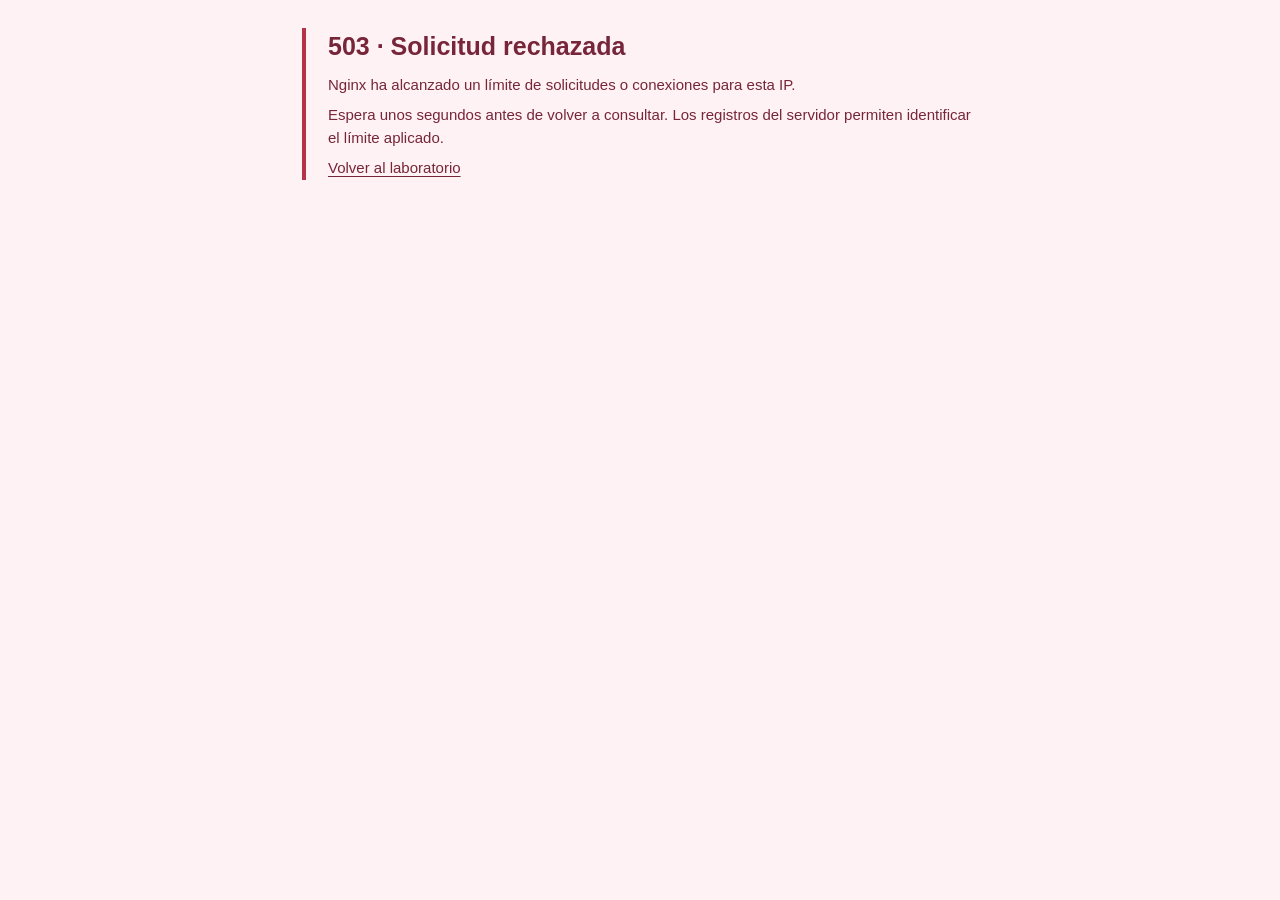
<file: html/custom_503.html>
<!DOCTYPE html>
<html lang="es">
<head>
    <meta charset="UTF-8">
    <meta name="viewport" content="width=device-width, initial-scale=1">
    <title>503 · Solicitud rechazada</title>
    <style>
        body { margin: 0; padding: 28px; background: #fff2f4; color: #762638; font: 15px/1.5 "Segoe UI", sans-serif; }
        main { max-width: 650px; margin: auto; border-left: 4px solid #b53248; padding-left: 22px; }
        h1 { margin: 0 0 8px; font-size: 25px; }
        p { margin: 8px 0; }
        a { color: inherit; text-underline-offset: 3px; }
        a:focus-visible { outline: 3px solid #762638; outline-offset: 4px; }
    </style>
</head>
<body>
    <main>
        <h1>503 · Solicitud rechazada</h1>
        <p>Nginx ha alcanzado un límite de solicitudes o conexiones para esta IP.</p>
        <p>Espera unos segundos antes de volver a consultar. Los registros del servidor permiten identificar el límite aplicado.</p>
        <a href="/" target="_top">Volver al laboratorio</a>
    </main>
</body>
</html>
</file>
